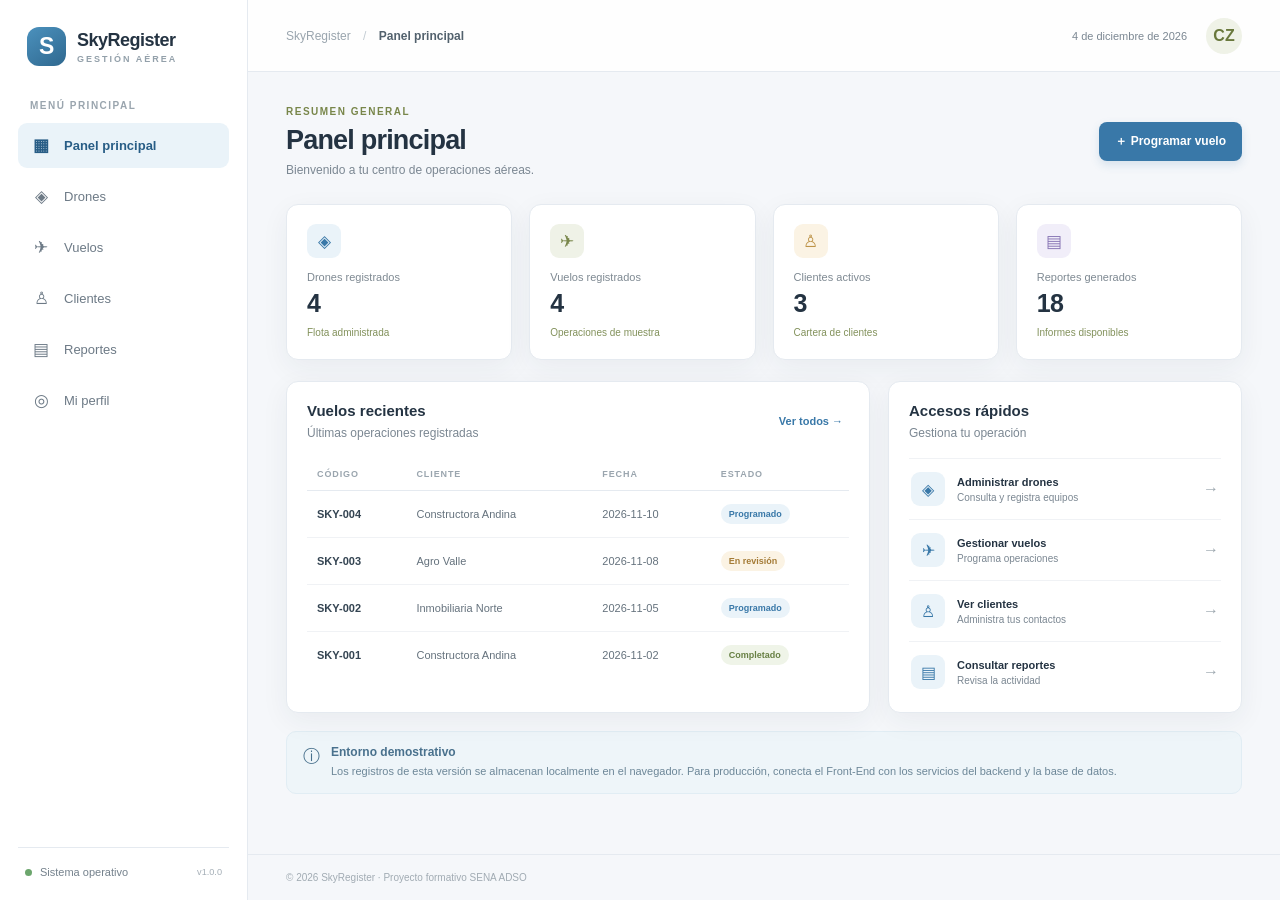
<file: frontend/index.html>
<!DOCTYPE html>
<html lang="es">
<head>
    <meta charset="UTF-8">
    <meta name="viewport" content="width=device-width, initial-scale=1.0">
    <meta name="description" content="SkyRegister: plataforma de gestión de drones y operaciones aéreas.">
    <title>SkyRegister | Gestión de operaciones</title>
    <link rel="stylesheet" href="css/styles.css">
</head>
<body>
    <!-- Barra lateral de navegación principal -->
    <aside class="sidebar" id="sidebar">
        <a class="brand" href="#" aria-label="SkyRegister inicio">
            <span class="brand-mark">S</span>
            <span>SkyRegister<small>GESTIÓN AÉREA</small></span>
        </a>
        <div class="nav-label">MENÚ PRINCIPAL</div>
        <nav class="navigation" aria-label="Navegación principal">
            <button class="nav-link active" data-view="dashboard"><span>▦</span> Panel principal</button>
            <button class="nav-link" data-view="drones"><span>◈</span> Drones</button>
            <button class="nav-link" data-view="flights"><span>✈</span> Vuelos</button>
            <button class="nav-link" data-view="clients"><span>♙</span> Clientes</button>
            <button class="nav-link" data-view="reports"><span>▤</span> Reportes</button>
            <button class="nav-link" data-view="profile"><span>◎</span> Mi perfil</button>
        </nav>
        <div class="sidebar-bottom">
            <div class="status-dot"></div>
            <span>Sistema operativo</span>
            <small>v1.0.0</small>
        </div>
    </aside>

    <main class="main-content">
        <header class="topbar">
            <button class="menu-toggle" id="menu-toggle" aria-label="Abrir menú">☰</button>
            <div class="breadcrumb">SkyRegister <span>/</span> <strong id="breadcrumb-current">Panel principal</strong></div>
            <div class="top-actions">
                <span class="today" id="today-label"></span>
                <button class="avatar" id="profile-shortcut" title="Ver perfil">CZ</button>
            </div>
        </header>

        <section class="page-wrap">
            <!-- Panel principal -->
            <section class="view active" id="view-dashboard">
                <div class="page-heading">
                    <div><p class="eyebrow">RESUMEN GENERAL</p><h1>Panel principal</h1><p class="muted">Bienvenido a tu centro de operaciones aéreas.</p></div>
                    <button class="button primary" data-action="new-flight">＋ Programar vuelo</button>
                </div>
                <div class="stats-grid">
                    <article class="stat-card"><div class="stat-icon blue">◈</div><p>Drones registrados</p><strong id="stat-drones">8</strong><small class="positive">Flota administrada</small></article>
                    <article class="stat-card"><div class="stat-icon green">✈</div><p>Vuelos registrados</p><strong id="stat-flights">24</strong><small class="positive">Operaciones de muestra</small></article>
                    <article class="stat-card"><div class="stat-icon gold">♙</div><p>Clientes activos</p><strong id="stat-clients">12</strong><small class="positive">Cartera de clientes</small></article>
                    <article class="stat-card"><div class="stat-icon violet">▤</div><p>Reportes generados</p><strong id="stat-reports">18</strong><small class="positive">Informes disponibles</small></article>
                </div>
                <div class="content-grid">
                    <article class="panel">
                        <div class="panel-heading"><div><h2>Vuelos recientes</h2><p class="muted">Últimas operaciones registradas</p></div><button class="text-button" data-view="flights">Ver todos →</button></div>
                        <div class="table-wrap"><table><thead><tr><th>CÓDIGO</th><th>CLIENTE</th><th>FECHA</th><th>ESTADO</th></tr></thead><tbody id="recent-flights"></tbody></table></div>
                    </article>
                    <article class="panel quick-panel">
                        <div class="panel-heading"><div><h2>Accesos rápidos</h2><p class="muted">Gestiona tu operación</p></div></div>
                        <button class="quick-link" data-view="drones"><span class="quick-icon">◈</span><span><b>Administrar drones</b><small>Consulta y registra equipos</small></span><i>→</i></button>
                        <button class="quick-link" data-view="flights"><span class="quick-icon">✈</span><span><b>Gestionar vuelos</b><small>Programa operaciones</small></span><i>→</i></button>
                        <button class="quick-link" data-view="clients"><span class="quick-icon">♙</span><span><b>Ver clientes</b><small>Administra tus contactos</small></span><i>→</i></button>
                        <button class="quick-link" data-view="reports"><span class="quick-icon">▤</span><span><b>Consultar reportes</b><small>Revisa la actividad</small></span><i>→</i></button>
                    </article>
                </div>
                <div class="notice"><span>ⓘ</span><div><b>Entorno demostrativo</b><p>Los registros de esta versión se almacenan localmente en el navegador. Para producción, conecta el Front-End con los servicios del backend y la base de datos.</p></div></div>
            </section>

            <!-- Gestión de drones -->
            <section class="view" id="view-drones">
                <div class="page-heading"><div><p class="eyebrow">RECURSOS AÉREOS</p><h1>Gestión de drones</h1><p class="muted">Administra los equipos registrados en la plataforma.</p></div><button class="button primary" data-action="new-drone">＋ Registrar dron</button></div>
                <div class="toolbar"><input class="search-input" id="drone-search" type="search" placeholder="Buscar por modelo o serial..." aria-label="Buscar drones"></div>
                <article class="panel"><div class="table-wrap"><table><thead><tr><th>MODELO</th><th>NÚMERO DE SERIE</th><th>ESTADO</th><th>ACCIONES</th></tr></thead><tbody id="drone-table"></tbody></table></div></article>
            </section>

            <!-- Gestión de vuelos -->
            <section class="view" id="view-flights">
                <div class="page-heading"><div><p class="eyebrow">OPERACIÓN</p><h1>Gestión de vuelos</h1><p class="muted">Programa y consulta las operaciones realizadas.</p></div><button class="button primary" data-action="new-flight">＋ Programar vuelo</button></div>
                <div class="toolbar"><input class="search-input" id="flight-search" type="search" placeholder="Buscar por código o cliente..." aria-label="Buscar vuelos"></div>
                <article class="panel"><div class="table-wrap"><table><thead><tr><th>CÓDIGO</th><th>CLIENTE</th><th>DRON</th><th>FECHA</th><th>ESTADO</th><th>ACCIONES</th></tr></thead><tbody id="flight-table"></tbody></table></div></article>
            </section>

            <!-- Gestión de clientes -->
            <section class="view" id="view-clients">
                <div class="page-heading"><div><p class="eyebrow">RELACIONES COMERCIALES</p><h1>Clientes</h1><p class="muted">Consulta y registra clientes de SkyRegister.</p></div><button class="button primary" data-action="new-client">＋ Nuevo cliente</button></div>
                <div class="toolbar"><input class="search-input" id="client-search" type="search" placeholder="Buscar cliente..." aria-label="Buscar clientes"></div>
                <article class="panel"><div class="table-wrap"><table><thead><tr><th>NOMBRE</th><th>CORREO</th><th>TELÉFONO</th><th>ACCIONES</th></tr></thead><tbody id="client-table"></tbody></table></div></article>
            </section>

            <!-- Reportes -->
            <section class="view" id="view-reports">
                <div class="page-heading"><div><p class="eyebrow">ANÁLISIS DE ACTIVIDAD</p><h1>Reportes</h1><p class="muted">Indicadores generales del entorno demostrativo.</p></div><button class="button secondary" id="export-report">↓ Exportar CSV</button></div>
                <div class="stats-grid report-stats">
                    <article class="stat-card"><p>Total de drones</p><strong id="report-drones">8</strong><small class="muted">Registrados</small></article>
                    <article class="stat-card"><p>Total de vuelos</p><strong id="report-flights">24</strong><small class="muted">Programados y ejecutados</small></article>
                    <article class="stat-card"><p>Clientes</p><strong id="report-clients">12</strong><small class="muted">En la plataforma</small></article>
                </div>
                <article class="panel"><div class="panel-heading"><div><h2>Distribución de vuelos</h2><p class="muted">Estado de las operaciones registradas</p></div></div><div id="flight-bars" class="bars"></div></article>
            </section>

            <!-- Perfil -->
            <section class="view" id="view-profile">
                <div class="page-heading"><div><p class="eyebrow">CUENTA</p><h1>Mi perfil</h1><p class="muted">Información del usuario que ha iniciado sesión.</p></div></div>
                <article class="panel profile-panel">
                    <div class="profile-avatar">CZ</div><div><h2>Cristian Zanabria Barona</h2><p class="muted">Administrador · SkyRegister</p><span class="badge success">Cuenta activa</span></div>
                    <div class="profile-details"><div><small>Correo electrónico</small><b>cristian@skyregister.local</b></div><div><small>Rol</small><b>Administrador</b></div><div><small>Proyecto</small><b>SkyRegister</b></div><div><small>Versión</small><b>1.0.0</b></div></div>
                </article>
            </section>
        </section>
        <footer class="footer">© 2026 SkyRegister · Proyecto formativo SENA ADSO</footer>
    </main>

    <!-- Ventana modal reutilizable para los formularios -->
    <div class="modal-backdrop" id="modal-backdrop" aria-hidden="true">
        <section class="modal" role="dialog" aria-modal="true" aria-labelledby="modal-title">
            <div class="modal-heading"><div><p class="eyebrow">GESTIÓN DE INFORMACIÓN</p><h2 id="modal-title">Nuevo registro</h2></div><button class="close-button" id="modal-close" aria-label="Cerrar">×</button></div>
            <form id="record-form"><div id="form-fields" class="form-fields"></div><div class="modal-actions"><button type="button" class="button secondary" id="cancel-modal">Cancelar</button><button type="submit" class="button primary">Guardar registro</button></div></form>
        </section>
    </div>
    <div class="toast" id="toast" role="status" aria-live="polite"></div>
    <script src="js/app.js"></script>
</body>
</html>
</file>
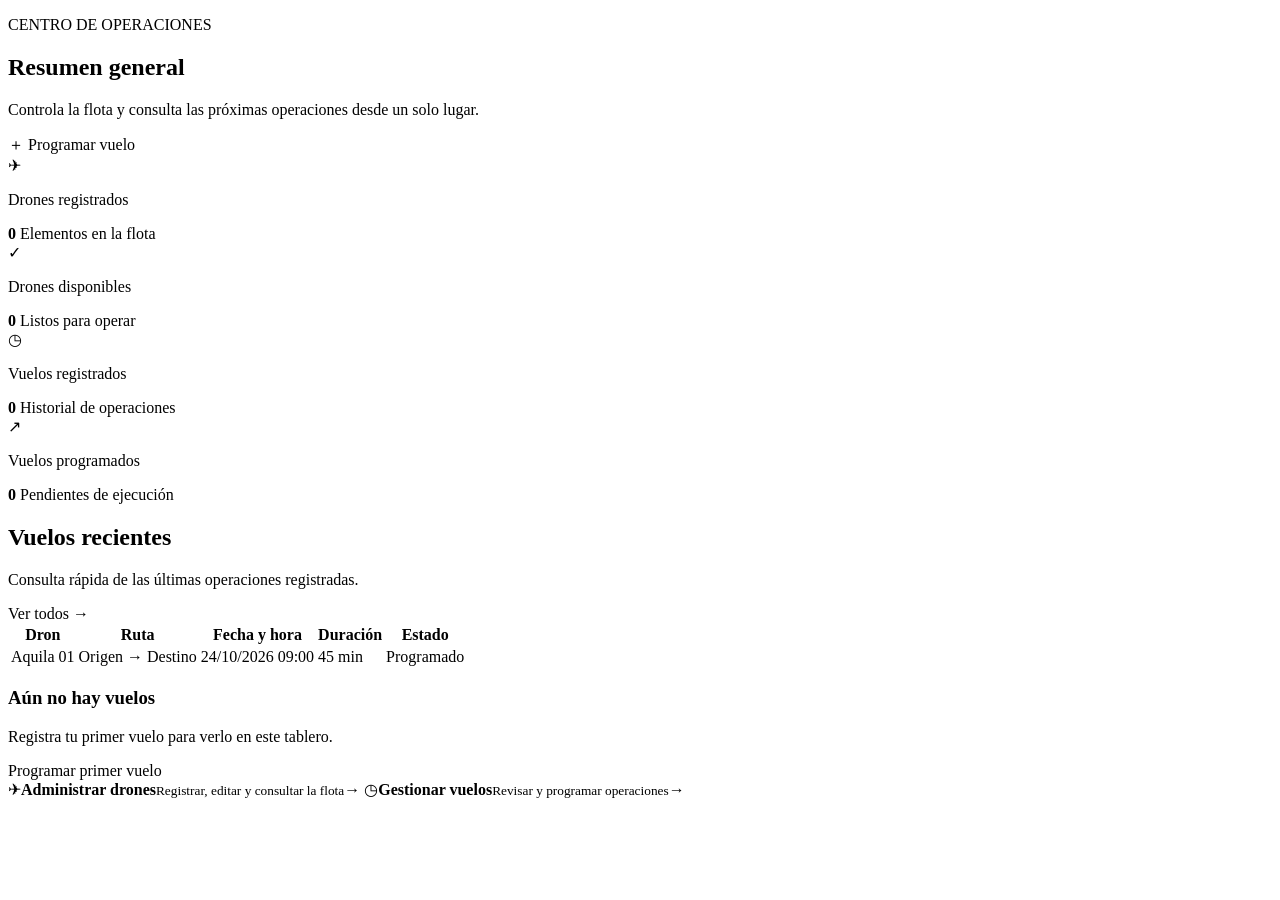
<file: src/main/resources/templates/index.html>
<!DOCTYPE html>
<html lang="es" xmlns:th="http://www.thymeleaf.org">
<head>
    <meta charset="UTF-8" />
    <meta name="viewport" content="width=device-width, initial-scale=1.0" />
    <title>Resumen | SkyRegister</title>
    <link rel="stylesheet" th:href="@{/css/styles.css}" />
</head>
<body>
<header th:replace="~{fragments/layout :: header}"></header>
<main class="container">
    <section class="welcome-row">
        <div>
            <p class="eyebrow">CENTRO DE OPERACIONES</p>
            <h1>Resumen general</h1>
            <p class="muted">Controla la flota y consulta las próximas operaciones desde un solo lugar.</p>
        </div>
        <a class="button primary" th:href="@{/flights/new}">＋ Programar vuelo</a>
    </section>

    <section class="stats-grid" aria-label="Indicadores generales">
        <article class="stat-card">
            <span class="stat-icon blue">✈</span>
            <p class="stat-label">Drones registrados</p>
            <strong th:text="${totalDrones}">0</strong>
            <span class="stat-foot">Elementos en la flota</span>
        </article>
        <article class="stat-card">
            <span class="stat-icon green">✓</span>
            <p class="stat-label">Drones disponibles</p>
            <strong th:text="${availableDrones}">0</strong>
            <span class="stat-foot">Listos para operar</span>
        </article>
        <article class="stat-card">
            <span class="stat-icon violet">◷</span>
            <p class="stat-label">Vuelos registrados</p>
            <strong th:text="${totalFlights}">0</strong>
            <span class="stat-foot">Historial de operaciones</span>
        </article>
        <article class="stat-card">
            <span class="stat-icon amber">↗</span>
            <p class="stat-label">Vuelos programados</p>
            <strong th:text="${scheduledFlights}">0</strong>
            <span class="stat-foot">Pendientes de ejecución</span>
        </article>
    </section>

    <section class="content-card">
        <div class="section-heading">
            <div>
                <h2>Vuelos recientes</h2>
                <p class="muted">Consulta rápida de las últimas operaciones registradas.</p>
            </div>
            <a class="text-link" th:href="@{/flights}">Ver todos →</a>
        </div>
        <div class="table-wrap" th:if="${!#lists.isEmpty(recentFlights)}">
            <table>
                <thead><tr><th>Dron</th><th>Ruta</th><th>Fecha y hora</th><th>Duración</th><th>Estado</th></tr></thead>
                <tbody>
                <tr th:each="flight : ${recentFlights}">
                    <td class="strong" th:text="${flight.droneName}">Aquila 01</td>
                    <td><span th:text="${flight.origin}">Origen</span><span class="route-arrow"> → </span><span th:text="${flight.destination}">Destino</span></td>
                    <td th:text="${#temporals.format(flight.scheduledAt, 'dd/MM/yyyy HH:mm')}">24/10/2026 09:00</td>
                    <td th:text="|${flight.durationMinutes} min|">45 min</td>
                    <td><span class="status-pill" th:classappend="${flight.status == 'Programado' ? ' scheduled' : (flight.status == 'Completado' ? ' completed' : ' neutral')}" th:text="${flight.status}">Programado</span></td>
                </tr>
                </tbody>
            </table>
        </div>
        <div class="empty-state" th:if="${#lists.isEmpty(recentFlights)}">
            <h3>Aún no hay vuelos</h3><p>Registra tu primer vuelo para verlo en este tablero.</p>
            <a class="button primary" th:href="@{/flights/new}">Programar primer vuelo</a>
        </div>
    </section>

    <section class="quick-links">
        <a class="quick-card" th:href="@{/drones}"><span class="quick-icon">✈</span><span><strong>Administrar drones</strong><small>Registrar, editar y consultar la flota</small></span><span class="quick-arrow">→</span></a>
        <a class="quick-card" th:href="@{/flights}"><span class="quick-icon">◷</span><span><strong>Gestionar vuelos</strong><small>Revisar y programar operaciones</small></span><span class="quick-arrow">→</span></a>
    </section>
</main>
<footer th:replace="~{fragments/layout :: footer}"></footer>
</body>
</html>
</file>
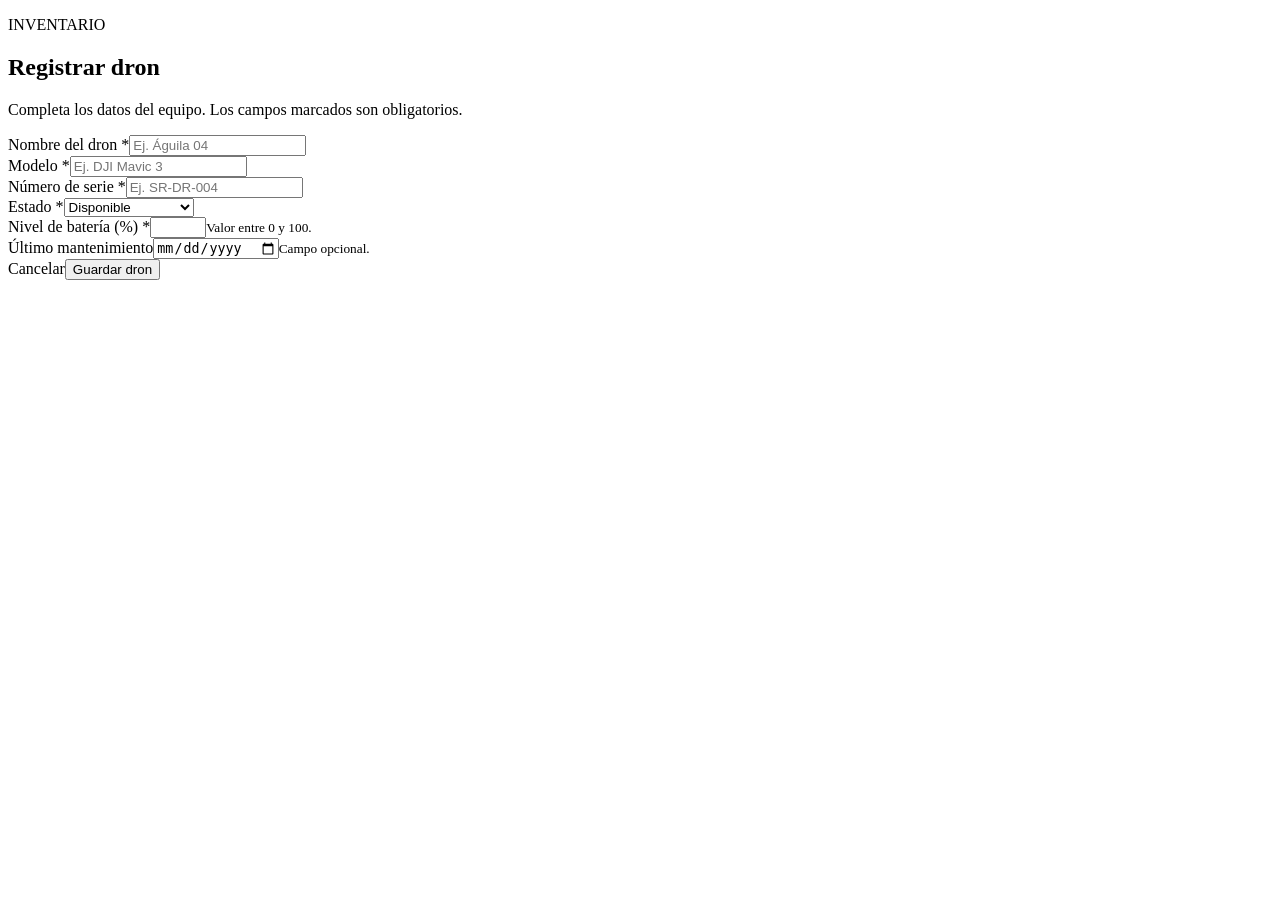
<file: src/main/resources/templates/drones/form.html>
<!DOCTYPE html>
<html lang="es" xmlns:th="http://www.thymeleaf.org">
<head>
    <meta charset="UTF-8" /><meta name="viewport" content="width=device-width, initial-scale=1.0" />
    <title th:text="${pageTitle} + ' | SkyRegister'">Dron | SkyRegister</title><link rel="stylesheet" th:href="@{/css/styles.css}" />
</head>
<body>
<header th:replace="~{fragments/layout :: header}"></header>
<main class="container narrow-container">
    <div th:replace="~{fragments/layout :: alerts}"></div>
    <section class="page-heading"><div><p class="eyebrow">INVENTARIO</p><h1 th:text="${pageTitle}">Registrar dron</h1><p class="muted">Completa los datos del equipo. Los campos marcados son obligatorios.</p></div></section>
    <section class="content-card form-card">
        <form th:action="${formAction}" th:object="${drone}" method="post" class="app-form">
            <div class="form-grid">
                <div class="field"><label for="name">Nombre del dron *</label><input id="name" type="text" th:field="*{name}" placeholder="Ej. Águila 04" maxlength="100" required="required" /><small class="field-error" th:if="${#fields.hasErrors('name')}" th:errors="*{name}"></small></div>
                <div class="field"><label for="model">Modelo *</label><input id="model" type="text" th:field="*{model}" placeholder="Ej. DJI Mavic 3" maxlength="100" required="required" /><small class="field-error" th:if="${#fields.hasErrors('model')}" th:errors="*{model}"></small></div>
                <div class="field"><label for="serialNumber">Número de serie *</label><input id="serialNumber" type="text" th:field="*{serialNumber}" placeholder="Ej. SR-DR-004" maxlength="80" required="required" /><small class="field-error" th:if="${#fields.hasErrors('serialNumber')}" th:errors="*{serialNumber}"></small></div>
                <div class="field"><label for="status">Estado *</label><select id="status" th:field="*{status}" required="required"><option value="Disponible">Disponible</option><option value="En mantenimiento">En mantenimiento</option><option value="Fuera de servicio">Fuera de servicio</option></select><small class="field-error" th:if="${#fields.hasErrors('status')}" th:errors="*{status}"></small></div>
                <div class="field"><label for="batteryLevel">Nivel de batería (%) *</label><input id="batteryLevel" type="number" th:field="*{batteryLevel}" min="0" max="100" required="required" /><small class="field-help">Valor entre 0 y 100.</small><small class="field-error" th:if="${#fields.hasErrors('batteryLevel')}" th:errors="*{batteryLevel}"></small></div>
                <div class="field"><label for="lastMaintenance">Último mantenimiento</label><input id="lastMaintenance" type="date" th:field="*{lastMaintenance}" /><small class="field-help">Campo opcional.</small></div>
            </div>
            <div class="form-actions"><a class="button secondary" th:href="@{/drones}">Cancelar</a><button class="button primary" type="submit">Guardar dron</button></div>
        </form>
    </section>
</main>
<footer th:replace="~{fragments/layout :: footer}"></footer>
</body>
</html>
</file>
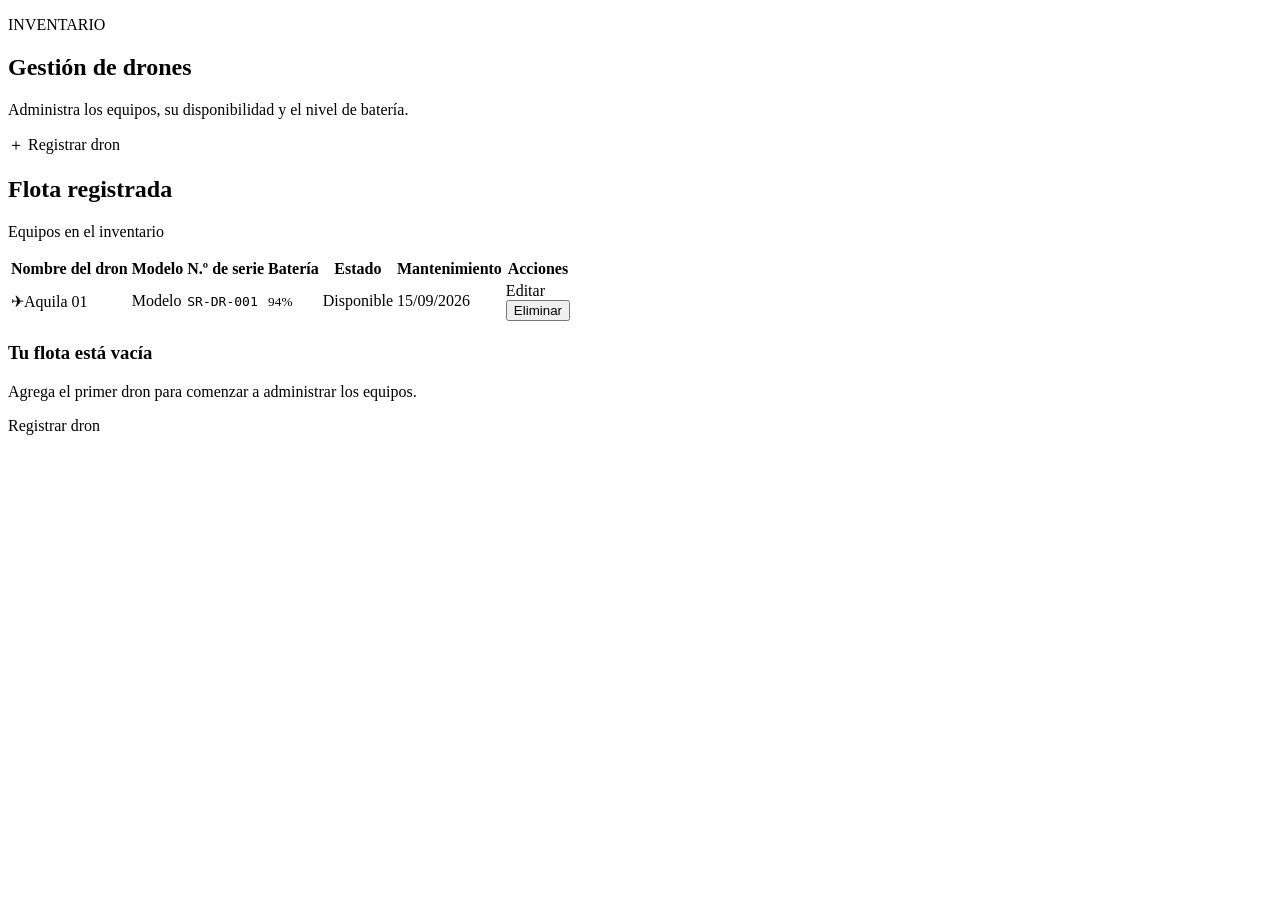
<file: src/main/resources/templates/drones/list.html>
<!DOCTYPE html>
<html lang="es" xmlns:th="http://www.thymeleaf.org">
<head>
    <meta charset="UTF-8" /><meta name="viewport" content="width=device-width, initial-scale=1.0" />
    <title>Drones | SkyRegister</title><link rel="stylesheet" th:href="@{/css/styles.css}" />
</head>
<body>
<header th:replace="~{fragments/layout :: header}"></header>
<main class="container">
    <div th:replace="~{fragments/layout :: alerts}"></div>
    <section class="page-heading">
        <div><p class="eyebrow">INVENTARIO</p><h1>Gestión de drones</h1><p class="muted">Administra los equipos, su disponibilidad y el nivel de batería.</p></div>
        <a class="button primary" th:href="@{/drones/new}">＋ Registrar dron</a>
    </section>
    <section class="content-card">
        <div class="section-heading"><div><h2>Flota registrada</h2><p class="muted" th:text="|${#lists.size(drones)} equipo(s) en el inventario|">Equipos en el inventario</p></div></div>
        <div class="table-wrap" th:if="${!#lists.isEmpty(drones)}">
            <table>
                <thead><tr><th>Nombre del dron</th><th>Modelo</th><th>N.º de serie</th><th>Batería</th><th>Estado</th><th>Mantenimiento</th><th>Acciones</th></tr></thead>
                <tbody>
                <tr th:each="drone : ${drones}">
                    <td><div class="drone-name"><span class="drone-avatar">✈</span><span class="strong" th:text="${drone.name}">Aquila 01</span></div></td>
                    <td th:text="${drone.model}">Modelo</td>
                    <td><code th:text="${drone.serialNumber}">SR-DR-001</code></td>
                    <td><div class="battery-cell"><div class="battery-track"><span th:style="|width:${drone.batteryLevel}%|" th:classappend="${drone.batteryLevel &lt; 25 ? ' low' : ''}"></span></div><small th:text="|${drone.batteryLevel}%|">94%</small></div></td>
                    <td><span class="status-pill" th:classappend="${drone.status == 'Disponible' ? ' completed' : (drone.status == 'En mantenimiento' ? ' maintenance' : ' neutral')}" th:text="${drone.status}">Disponible</span></td>
                    <td th:text="${drone.lastMaintenance == null ? 'Sin registro' : #temporals.format(drone.lastMaintenance, 'dd/MM/yyyy')}">15/09/2026</td>
                    <td><div class="actions"><a class="button small secondary" th:href="@{/drones/{id}/edit(id=${drone.id})}">Editar</a>
                        <form th:action="@{/drones/{id}/delete(id=${drone.id})}" method="post" onsubmit="return confirm('¿Seguro que deseas eliminar este dron?');"><button class="button small danger" type="submit">Eliminar</button></form></div></td>
                </tr>
                </tbody>
            </table>
        </div>
        <div class="empty-state" th:if="${#lists.isEmpty(drones)}"><h3>Tu flota está vacía</h3><p>Agrega el primer dron para comenzar a administrar los equipos.</p><a class="button primary" th:href="@{/drones/new}">Registrar dron</a></div>
    </section>
</main>
<footer th:replace="~{fragments/layout :: footer}"></footer>
</body>
</html>
</file>
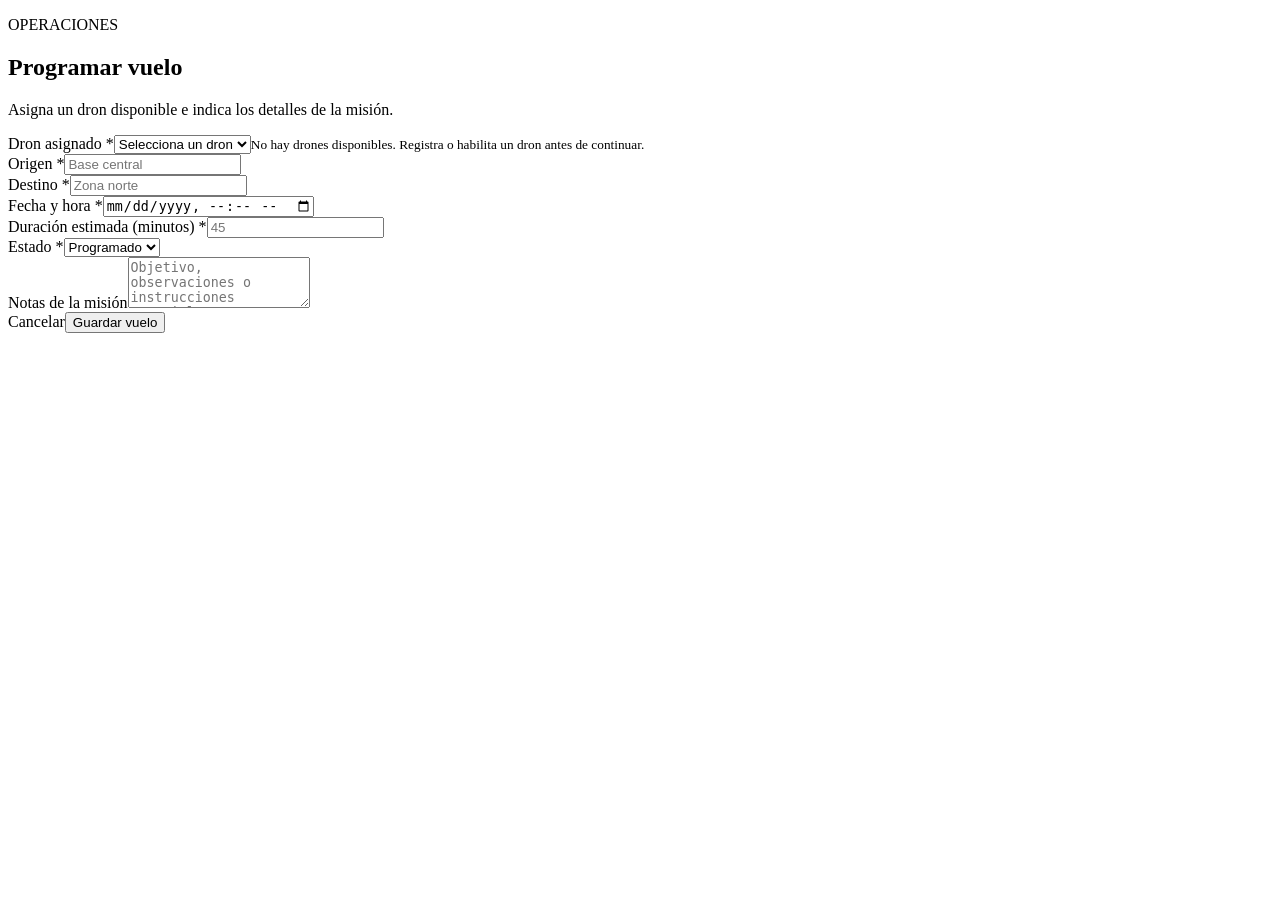
<file: src/main/resources/templates/flights/form.html>
<!DOCTYPE html>
<html lang="es" xmlns:th="http://www.thymeleaf.org">
<head>
    <meta charset="UTF-8" /><meta name="viewport" content="width=device-width, initial-scale=1.0" />
    <title>Programar vuelo | SkyRegister</title><link rel="stylesheet" th:href="@{/css/styles.css}" />
</head>
<body>
<header th:replace="~{fragments/layout :: header}"></header>
<main class="container narrow-container">
    <div th:replace="~{fragments/layout :: alerts}"></div>
    <section class="page-heading"><div><p class="eyebrow">OPERACIONES</p><h1>Programar vuelo</h1><p class="muted">Asigna un dron disponible e indica los detalles de la misión.</p></div></section>
    <section class="content-card form-card">
        <form th:action="@{/flights}" th:object="${flight}" method="post" class="app-form">
            <div class="form-grid">
                <div class="field full-width"><label for="droneId">Dron asignado *</label><select id="droneId" th:field="*{droneId}" required="required"><option value="">Selecciona un dron</option><option th:each="drone : ${drones}" th:value="${drone.id}" th:text="|${drone.name} — ${drone.model}|">Aquila 01</option></select><small class="field-error" th:if="${#fields.hasErrors('droneId')}" th:errors="*{droneId}"></small><small class="field-help" th:if="${#lists.isEmpty(drones)}">No hay drones disponibles. Registra o habilita un dron antes de continuar.</small></div>
                <div class="field"><label for="origin">Origen *</label><input id="origin" type="text" th:field="*{origin}" placeholder="Base central" maxlength="150" required="required" /><small class="field-error" th:if="${#fields.hasErrors('origin')}" th:errors="*{origin}"></small></div>
                <div class="field"><label for="destination">Destino *</label><input id="destination" type="text" th:field="*{destination}" placeholder="Zona norte" maxlength="150" required="required" /><small class="field-error" th:if="${#fields.hasErrors('destination')}" th:errors="*{destination}"></small></div>
                <div class="field"><label for="scheduledAt">Fecha y hora *</label><input id="scheduledAt" type="datetime-local" th:field="*{scheduledAt}" required="required" /><small class="field-error" th:if="${#fields.hasErrors('scheduledAt')}" th:errors="*{scheduledAt}"></small></div>
                <div class="field"><label for="durationMinutes">Duración estimada (minutos) *</label><input id="durationMinutes" type="number" th:field="*{durationMinutes}" min="1" placeholder="45" required="required" /><small class="field-error" th:if="${#fields.hasErrors('durationMinutes')}" th:errors="*{durationMinutes}"></small></div>
                <div class="field"><label for="status">Estado *</label><select id="status" th:field="*{status}" required="required"><option value="Programado">Programado</option><option value="En curso">En curso</option><option value="Completado">Completado</option><option value="Cancelado">Cancelado</option></select><small class="field-error" th:if="${#fields.hasErrors('status')}" th:errors="*{status}"></small></div>
                <div class="field full-width"><label for="notes">Notas de la misión</label><textarea id="notes" th:field="*{notes}" rows="3" maxlength="500" placeholder="Objetivo, observaciones o instrucciones especiales"></textarea><small class="field-error" th:if="${#fields.hasErrors('notes')}" th:errors="*{notes}"></small></div>
            </div>
            <div class="form-actions"><a class="button secondary" th:href="@{/flights}">Cancelar</a><button class="button primary" type="submit" th:disabled="${#lists.isEmpty(drones)}">Guardar vuelo</button></div>
        </form>
    </section>
</main>
<footer th:replace="~{fragments/layout :: footer}"></footer>
</body>
</html>
</file>
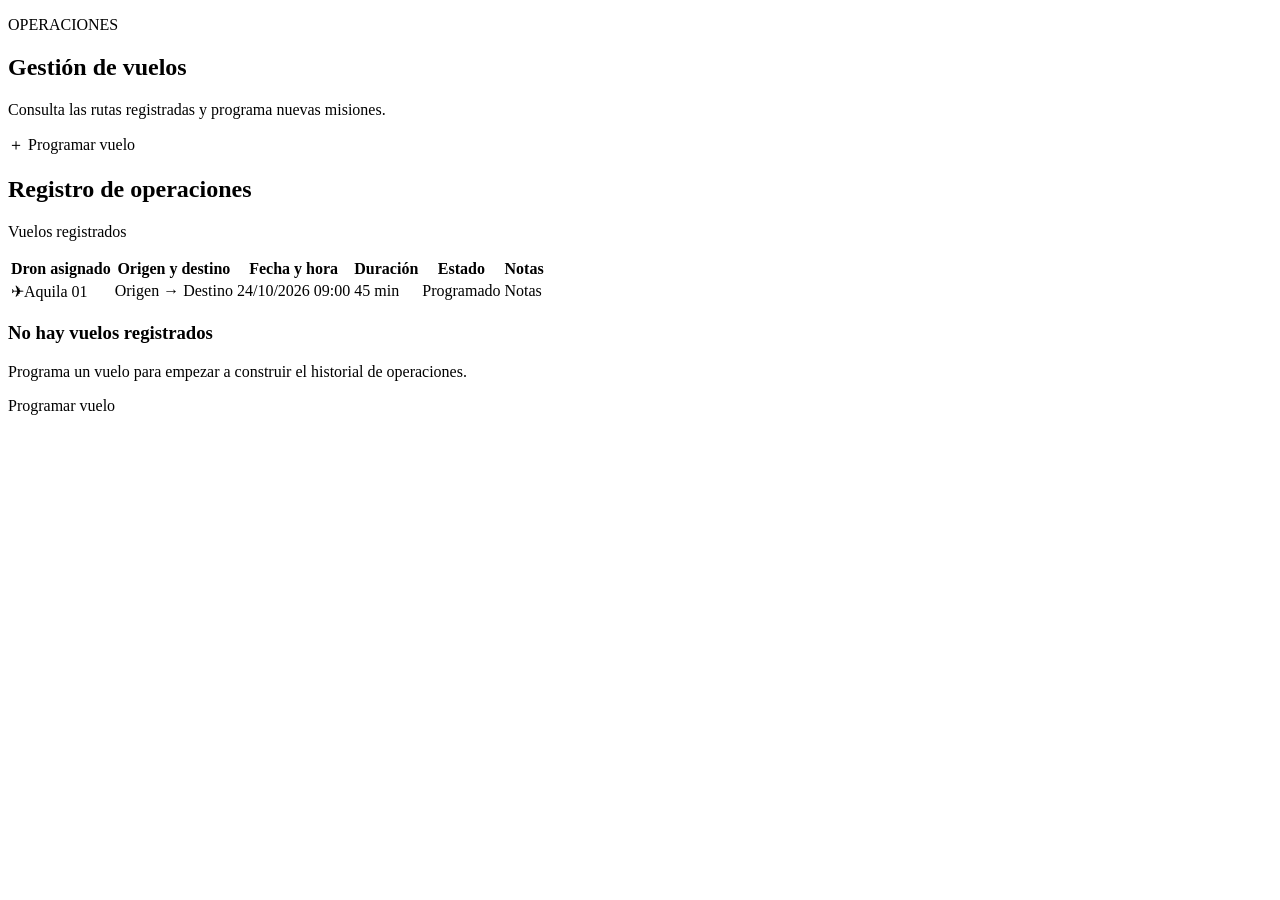
<file: src/main/resources/templates/flights/list.html>
<!DOCTYPE html>
<html lang="es" xmlns:th="http://www.thymeleaf.org">
<head>
    <meta charset="UTF-8" /><meta name="viewport" content="width=device-width, initial-scale=1.0" />
    <title>Vuelos | SkyRegister</title><link rel="stylesheet" th:href="@{/css/styles.css}" />
</head>
<body>
<header th:replace="~{fragments/layout :: header}"></header>
<main class="container">
    <div th:replace="~{fragments/layout :: alerts}"></div>
    <section class="page-heading"><div><p class="eyebrow">OPERACIONES</p><h1>Gestión de vuelos</h1><p class="muted">Consulta las rutas registradas y programa nuevas misiones.</p></div><a class="button primary" th:href="@{/flights/new}">＋ Programar vuelo</a></section>
    <section class="content-card">
        <div class="section-heading"><div><h2>Registro de operaciones</h2><p class="muted" th:text="|${#lists.size(flights)} vuelo(s) registrado(s)|">Vuelos registrados</p></div></div>
        <div class="table-wrap" th:if="${!#lists.isEmpty(flights)}">
            <table><thead><tr><th>Dron asignado</th><th>Origen y destino</th><th>Fecha y hora</th><th>Duración</th><th>Estado</th><th>Notas</th></tr></thead>
                <tbody><tr th:each="flight : ${flights}">
                    <td><div class="drone-name"><span class="drone-avatar">✈</span><span class="strong" th:text="${flight.droneName}">Aquila 01</span></div></td>
                    <td><span th:text="${flight.origin}">Origen</span><span class="route-arrow"> → </span><span th:text="${flight.destination}">Destino</span></td>
                    <td th:text="${#temporals.format(flight.scheduledAt, 'dd/MM/yyyy HH:mm')}">24/10/2026 09:00</td>
                    <td th:text="|${flight.durationMinutes} min|">45 min</td>
                    <td><span class="status-pill" th:classappend="${flight.status == 'Programado' ? ' scheduled' : (flight.status == 'Completado' ? ' completed' : ' neutral')}" th:text="${flight.status}">Programado</span></td>
                    <td th:text="${#strings.isEmpty(flight.notes) ? '—' : flight.notes}">Notas</td>
                </tr></tbody>
            </table>
        </div>
        <div class="empty-state" th:if="${#lists.isEmpty(flights)}"><h3>No hay vuelos registrados</h3><p>Programa un vuelo para empezar a construir el historial de operaciones.</p><a class="button primary" th:href="@{/flights/new}">Programar vuelo</a></div>
    </section>
</main>
<footer th:replace="~{fragments/layout :: footer}"></footer>
</body>
</html>
</file>
<file: frontend/css/styles.css>
/* =========================================================
   SkyRegister - Hoja de estilos principal
   Convención: clases CSS en kebab-case y variables globales.
   ========================================================= */
:root {
    --primary: #3978a8;
    --primary-dark: #285d86;
    --primary-soft: #eaf3f9;
    --olive: #78864a;
    --olive-soft: #eff2e7;
    --text: #243342;
    --muted: #7b8792;
    --border: #e5eaf0;
    --surface: #ffffff;
    --background: #f5f7fa;
    --danger: #c65b5b;
    --shadow: 0 8px 28px rgba(33, 55, 75, .06);
}
* { box-sizing: border-box; }
body { margin: 0; font-family: Inter, "Segoe UI", Arial, sans-serif; color: var(--text); background: var(--background); }
button, input { font: inherit; }
button { cursor: pointer; }
.sidebar { width: 248px; position: fixed; inset: 0 auto 0 0; background: #fff; border-right: 1px solid var(--border); padding: 27px 18px 18px; display: flex; flex-direction: column; z-index: 5; }
.brand { display: flex; align-items: center; gap: 11px; text-decoration: none; color: var(--text); font-size: 18px; font-weight: 800; letter-spacing: -.5px; padding: 0 9px 34px; }
.brand small { display: block; color: #93a0aa; font-size: 9px; letter-spacing: 2px; margin-top: 3px; font-weight: 700; }
.brand-mark { width: 39px; height: 39px; display: grid; place-items: center; color: white; background: linear-gradient(145deg, #4b91bd, #2f688f); border-radius: 12px; font-size: 23px; }
.nav-label, .eyebrow { font-size: 10px; letter-spacing: 1.5px; font-weight: 800; color: #9aa5ae; }
.nav-label { padding: 0 12px 12px; }
.navigation { display: grid; gap: 6px; }
.nav-link { display: flex; align-items: center; gap: 13px; padding: 12px 13px; color: #6d7a86; border: 0; background: transparent; border-radius: 9px; text-align: left; font-size: 13px; transition: .2s; }
.nav-link span { width: 20px; text-align: center; font-size: 17px; }
.nav-link:hover, .nav-link.active { color: var(--primary-dark); background: var(--primary-soft); font-weight: 700; }
.sidebar-bottom { margin-top: auto; border-top: 1px solid var(--border); padding: 18px 7px 4px; display: flex; align-items: center; gap: 8px; font-size: 11px; color: #74818c; }
.sidebar-bottom small { margin-left: auto; color: #a5afb7; }
.status-dot { width: 7px; height: 7px; background: #6ca66d; border-radius: 50%; }
.main-content { margin-left: 248px; min-height: 100vh; display: flex; flex-direction: column; }
.topbar { height: 72px; background: rgba(255,255,255,.9); border-bottom: 1px solid var(--border); display: flex; align-items: center; justify-content: space-between; padding: 0 38px; }
.breadcrumb { font-size: 12px; color: #9aa5ae; }
.breadcrumb span { padding: 0 9px; color: #c2cbd2; }
.breadcrumb strong { color: #52616d; font-weight: 600; }
.top-actions { display: flex; align-items: center; gap: 19px; }
.today { font-size: 11px; color: var(--muted); }
.avatar, .profile-avatar { border: 0; border-radius: 50%; background: var(--olive-soft); color: #69783c; font-weight: 800; display: grid; place-items: center; }
.avatar { width: 36px; height: 36px; }
.menu-toggle { display: none; border: 0; background: transparent; font-size: 22px; }
.page-wrap { width: min(1420px, 100%); padding: 34px 38px 28px; margin: 0 auto; flex: 1; }
.view { display: none; }
.view.active { display: block; animation: appear .2s ease; }
@keyframes appear { from { opacity: .5; transform: translateY(4px); } to { opacity: 1; transform: none; } }
.page-heading { display: flex; justify-content: space-between; align-items: center; gap: 18px; margin-bottom: 27px; }
.eyebrow { margin: 0 0 8px; color: var(--olive); }
h1 { margin: 0; font-size: 27px; letter-spacing: -.8px; font-weight: 750; }
h2 { margin: 0; font-size: 15px; }
.muted { color: var(--muted); font-size: 12px; margin: 7px 0 0; }
.button { border: 1px solid transparent; border-radius: 8px; padding: 10px 15px; font-size: 12px; font-weight: 700; transition: .2s; }
.button.primary { background: var(--primary); color: white; box-shadow: 0 4px 10px rgba(57,120,168,.16); }
.button.primary:hover { background: var(--primary-dark); }
.button.secondary { background: #fff; color: #64717c; border-color: var(--border); }
.button.secondary:hover { background: #f7f9fb; }
.stats-grid { display: grid; grid-template-columns: repeat(4, 1fr); gap: 17px; margin-bottom: 21px; }
.stat-card, .panel { background: var(--surface); border: 1px solid var(--border); border-radius: 12px; box-shadow: var(--shadow); }
.stat-card { padding: 19px 20px; min-height: 143px; }
.stat-icon { width: 34px; height: 34px; display: grid; place-items: center; border-radius: 9px; font-size: 17px; margin-bottom: 13px; }
.stat-icon.blue { background: #eaf3f9; color: #3978a8; }
.stat-icon.green { background: #eff2e7; color: #78864a; }
.stat-icon.gold { background: #fbf3e4; color: #bd9348; }
.stat-icon.violet { background: #f1eef9; color: #8875b4; }
.stat-card p { margin: 0; color: #7e8992; font-size: 11px; }
.stat-card strong { display: block; margin: 6px 0 4px; font-size: 25px; letter-spacing: -.7px; }
.stat-card small { font-size: 10px; }
.positive { color: #82915b; }
.content-grid { display: grid; grid-template-columns: minmax(0, 1.65fr) minmax(260px, 1fr); gap: 18px; }
.panel { padding: 20px; min-width: 0; }
.panel-heading { display: flex; align-items: center; justify-content: space-between; margin-bottom: 18px; }
.text-button { background: transparent; border: 0; color: var(--primary); font-size: 11px; font-weight: 700; }
.table-wrap { overflow-x: auto; }
table { width: 100%; border-collapse: collapse; white-space: nowrap; }
th { text-align: left; color: #9aa5ae; font-size: 9px; letter-spacing: .9px; font-weight: 800; padding: 11px 10px; border-bottom: 1px solid var(--border); }
td { padding: 13px 10px; border-bottom: 1px solid #f0f2f5; font-size: 11px; color: #65727d; }
tbody tr:last-child td { border-bottom: 0; }
td strong { color: #344452; font-weight: 700; }
.badge { display: inline-block; padding: 5px 8px; border-radius: 20px; font-size: 9px; font-weight: 700; }
.badge.success { color: #688044; background: #eff4e8; }
.badge.warning { color: #a47b36; background: #fbf3e4; }
.badge.info { color: #3978a8; background: #eaf3f9; }
.badge.danger { color: #b55353; background: #faeded; }
.quick-panel { padding-bottom: 10px; }
.quick-link { width: 100%; display: flex; align-items: center; gap: 12px; text-align: left; background: transparent; border: 0; border-top: 1px solid #f0f2f5; padding: 13px 2px; color: var(--text); }
.quick-icon { width: 34px; height: 34px; display: grid; place-items: center; border-radius: 9px; background: var(--primary-soft); color: var(--primary); font-size: 16px; }
.quick-link b, .quick-link small { display: block; }
.quick-link b { font-size: 11px; }
.quick-link small { color: var(--muted); font-size: 10px; margin-top: 4px; }
.quick-link i { margin-left: auto; color: #9ba6ae; font-style: normal; }
.notice { margin-top: 18px; background: #eef5f9; border: 1px solid #e1edf4; border-radius: 10px; padding: 13px 16px; display: flex; gap: 11px; color: #49718d; font-size: 12px; }
.notice > span { font-size: 17px; }
.notice p { margin: 4px 0 0; font-size: 11px; color: #6d8798; line-height: 1.5; }
.toolbar { display: flex; justify-content: flex-end; margin: -8px 0 15px; }
.search-input { width: min(330px, 100%); border: 1px solid var(--border); background: white; border-radius: 8px; padding: 10px 13px; outline: none; font-size: 11px; color: var(--text); }
.search-input:focus, .form-control:focus { border-color: #80adca; box-shadow: 0 0 0 3px #eaf3f9; }
.action-button { border: 0; background: transparent; color: var(--primary); font-size: 11px; font-weight: 700; margin-right: 9px; }
.action-button.delete { color: var(--danger); }
.report-stats { grid-template-columns: repeat(3, 1fr); }
.bars { display: grid; gap: 16px; padding: 8px 3px 3px; }
.bar-row { display: grid; grid-template-columns: 110px 1fr 35px; gap: 12px; align-items: center; font-size: 11px; color: #6f7c87; }
.bar-track { height: 9px; border-radius: 20px; background: #edf1f4; overflow: hidden; }
.bar-fill { height: 100%; border-radius: 20px; background: linear-gradient(90deg, #6a9cbd, #3978a8); }
.profile-panel { display: grid; grid-template-columns: auto 1fr; align-items: center; gap: 18px; }
.profile-avatar { width: 65px; height: 65px; font-size: 22px; }
.profile-details { grid-column: 1 / -1; display: grid; grid-template-columns: repeat(2, 1fr); gap: 20px; border-top: 1px solid var(--border); padding-top: 20px; margin-top: 5px; }
.profile-details small, .profile-details b { display: block; }
.profile-details small { color: var(--muted); font-size: 10px; margin-bottom: 6px; }
.profile-details b { font-size: 12px; }
.footer { border-top: 1px solid var(--border); padding: 17px 38px; color: #a1abb3; font-size: 10px; }
.modal-backdrop { display: none; position: fixed; inset: 0; background: rgba(27,43,57,.42); z-index: 10; padding: 20px; align-items: center; justify-content: center; }
.modal-backdrop.open { display: flex; }
.modal { width: min(480px, 100%); background: white; border-radius: 14px; padding: 24px; box-shadow: 0 20px 70px rgba(0,0,0,.18); }
.modal-heading { display: flex; justify-content: space-between; align-items: flex-start; margin-bottom: 23px; }
.modal-heading h2 { font-size: 19px; margin-top: 5px; }
.close-button { border: 0; background: transparent; color: #84919a; font-size: 25px; }
.form-fields { display: grid; gap: 14px; }
.form-group label { display: block; color: #64727d; font-size: 11px; font-weight: 700; margin-bottom: 7px; }
.form-control { width: 100%; padding: 10px 11px; border: 1px solid var(--border); border-radius: 7px; outline: none; font-size: 12px; color: var(--text); background: white; }
.modal-actions { display: flex; justify-content: flex-end; gap: 9px; margin-top: 23px; }
.toast { position: fixed; bottom: 24px; right: 25px; background: #263d4e; color: white; padding: 12px 17px; border-radius: 8px; font-size: 12px; opacity: 0; transform: translateY(10px); pointer-events: none; transition: .25s; z-index: 20; }
.toast.show { opacity: 1; transform: translateY(0); }
.empty-state { text-align: center; padding: 25px; color: var(--muted); }
@media (max-width: 1050px) { .stats-grid { grid-template-columns: repeat(2, 1fr); } .content-grid { grid-template-columns: 1fr; } }
@media (max-width: 720px) {
    .sidebar { transform: translateX(-100%); transition: transform .25s; box-shadow: var(--shadow); }
    .sidebar.open { transform: translateX(0); }
    .main-content { margin-left: 0; }
    .topbar { height: 62px; padding: 0 18px; gap: 12px; justify-content: flex-start; }
    .menu-toggle { display: block; }
    .top-actions { margin-left: auto; }
    .today { display: none; }
    .page-wrap { padding: 25px 17px; }
    .page-heading { align-items: flex-start; flex-direction: column; }
    .page-heading .button { align-self: flex-start; }
    .stats-grid { gap: 10px; }
    .stat-card { padding: 14px; min-height: 130px; }
    .stat-card strong { font-size: 22px; }
    .footer { padding: 15px 18px; }
    .profile-details { grid-template-columns: 1fr; }
    .breadcrumb { font-size: 10px; }
}
@media (max-width: 390px) { .stats-grid { grid-template-columns: 1fr 1fr; } h1 { font-size: 24px; } }
</file>
